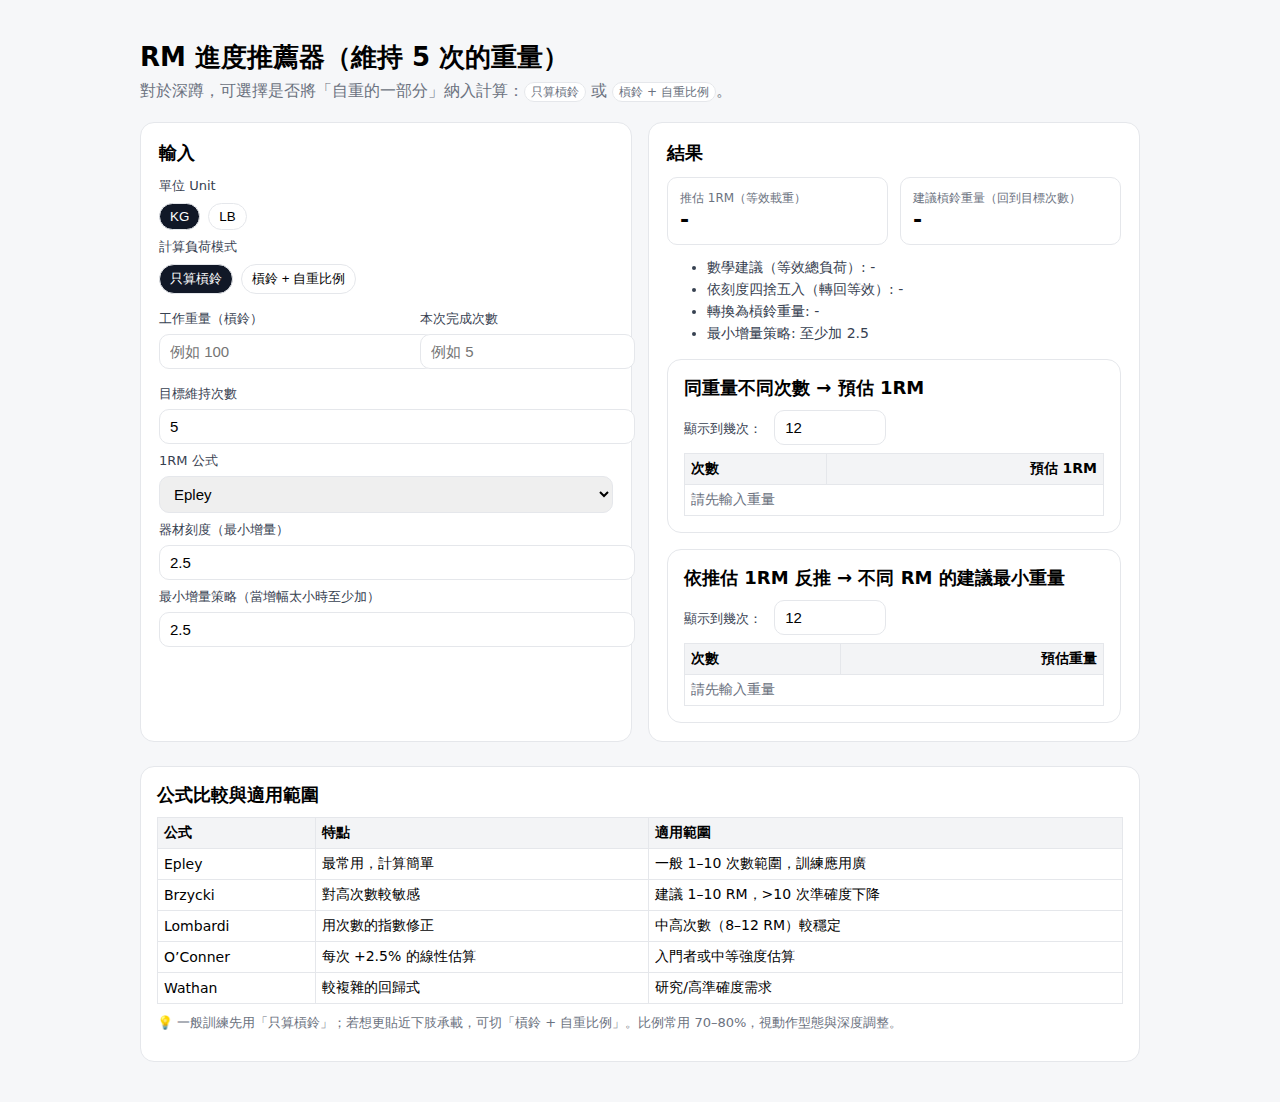
<file: rm-calculator.html>
<!doctype html>
<html lang="zh-Hant">

<head>
    <meta charset="utf-8" />
    <meta name="viewport" content="width=device-width, initial-scale=1" />
    <title>RM 進度推薦器</title>
    <style>
        :root {
            --bg: #f6f7f9;
            --card: #fff;
            --line: #e5e7eb;
            --txt: #111827;
            --muted: #6b7280;
        }

        body {
            margin: 0;
            background: var(--bg);
            font-family: system-ui, -apple-system, Segoe UI, Roboto, Helvetica, Arial
        }

        .wrap {
            max-width: 1000px;
            margin: 40px auto;
            padding: 0 16px
        }

        .h1 {
            font-size: 26px;
            font-weight: 800;
            margin: 0 0 6px
        }

        .p {
            color: var(--muted);
            margin: 0 0 20px
        }

        .grid {
            display: grid;
            gap: 16px
        }

        @media(min-width:1024px) {
            .grid {
                grid-template-columns: 1fr 1fr
            }
        }

        .card {
            background: var(--card);
            border: 1px solid var(--line);
            border-radius: 14px;
            padding: 18px
        }

        label {
            display: block;
            font-size: 13px;
            color: #374151;
            margin: 8px 0 6px
        }

        input,
        select {
            width: 100%;
            padding: 8px 10px;
            border: 1px solid var(--line);
            border-radius: 10px;
            font-size: 15px
        }

        .row {
            display: flex;
            gap: 8px;
            align-items: center;
            margin: 8px 0;
            flex-wrap: wrap
        }

        .btn {
            padding: 5px 10px;
            border-radius: 999px;
            border: 1px solid var(--line);
            background: #fff;
            cursor: pointer
        }

        .btn.on {
            background: #111827;
            color: #fff
        }

        .stat {
            border: 1px solid var(--line);
            border-radius: 10px;
            padding: 12px
        }

        .stat .t {
            font-size: 12px;
            color: var(--muted)
        }

        .stat .v {
            font-size: 22px;
            font-weight: 700
        }

        .warn {
            background: #FFFBEB;
            color: #92400E;
            border: 1px solid #FDE68A;
            padding: 8px 10px;
            border-radius: 8px;
            margin-bottom: 10px;
            font-size: 13px
        }

        .list {
            font-size: 14px;
            color: #374151
        }

        .list li {
            margin: 4px 0
        }

        .info {
            margin-top: 24px;
            background: #fff;
            border: 1px solid var(--line);
            border-radius: 14px;
            padding: 16px
        }

        .info h3 {
            margin: 0 0 10px;
            font-size: 18px
        }

        .info table {
            width: 100%;
            border-collapse: collapse;
            font-size: 14px
        }

        .info th,
        .info td {
            border: 1px solid #e5e7eb;
            padding: 6px;
            text-align: left
        }

        .info th {
            background: #f3f4f6
        }

        .muted {
            color: #6b7280
        }

        .badge {
            font-size: 12px;
            padding: 2px 6px;
            border-radius: 999px;
            border: 1px solid var(--line);
            background: #fff
        }

        /* 表格樣式 */
        .rm-table {
            width: 100%;
            border-collapse: collapse;
            font-size: 14px;
            margin-top: 8px
        }

        .rm-table th,
        .rm-table td {
            border: 1px solid #e5e7eb;
            padding: 6px;
            text-align: right
        }

        .rm-table th:first-child,
        .rm-table td:first-child {
            text-align: left
        }
    </style>
</head>

<body>
    <div class="wrap">
        <h1 class="h1">RM 進度推薦器（維持 <span id="hdrTarget">5</span> 次的重量）</h1>
        <p class="p">對於深蹲，可選擇是否將「自重的一部分」納入計算：<span class="badge">只算槓鈴</span> 或 <span class="badge">槓鈴 + 自重比例</span>。</p>

        <div class="grid">
            <!-- 左邊：輸入 -->
            <div class="card">
                <h2 style="margin:0 0 12px;font-size:18px">輸入</h2>

                <label>單位 Unit</label>
                <div class="row">
                    <button class="btn on" id="btnKg">KG</button>
                    <button class="btn" id="btnLb">LB</button>
                </div>

                <label>計算負荷模式</label>
                <div class="row">
                    <button class="btn on" id="modeBarOnly">只算槓鈴</button>
                    <button class="btn" id="modeIncludeBW">槓鈴 + 自重比例</button>
                </div>

                <div class="row">
                    <div style="flex:1 1 180px;min-width:220px">
                        <label>工作重量（槓鈴）</label>
                        <input id="weight" placeholder="例如 100" />
                    </div>
                    <div style="flex:1 1 120px;min-width:160px">
                        <label>本次完成次數</label>
                        <input id="achieved" placeholder="例如 5" />
                    </div>
                    <div style="flex:1 1 120px;min-width:160px">
                        <label>目標維持次數</label>
                        <input id="target" value="5" />
                    </div>
                </div>

                <label>1RM 公式</label>
                <select id="formula">
                    <option value="epley">Epley</option>
                    <option value="brzycki">Brzycki</option>
                    <option value="lombardi">Lombardi</option>
                    <option value="oconner">O’Conner</option>
                    <option value="wathan">Wathan</option>
                </select>

                <div id="bwBlock" style="display:none">
                    <div class="row" style="margin-top:8px">
                        <div style="flex:1 1 200px;min-width:200px">
                            <label>自重 Bodyweight</label>
                            <input id="bodyweight" placeholder="例如 70" />
                        </div>
                        <div style="flex:1 1 200px;min-width:220px">
                            <label>自重納入比例（0–100%）</label>
                            <input id="bwRatio" value="75" />
                        </div>
                    </div>
                    <div class="row">
                        <span class="muted" style="font-size:12px">快速選擇：</span>
                        <button class="btn" data-ratio="70">70%</button>
                        <button class="btn" data-ratio="75">75%</button>
                        <button class="btn" data-ratio="80">80%</button>
                        <span class="muted" style="font-size:12px">（高槓/低槓/前蹲可依感覺調整）</span>
                    </div>
                </div>

                <label>器材刻度（最小增量）</label>
                <input id="step" value="2.5" />

                <label>最小增量策略（當增幅太小時至少加）</label>
                <input id="minbump" value="2.5" />
            </div>

            <!-- 右邊：結果 -->
            <div class="card">
                <h2 style="margin:0 0 12px;font-size:18px">結果</h2>
                <div id="warn" class="warn" style="display:none">提醒：次數 > 12 時，1RM 推估準確度下降。</div>

                <div class="grid" style="grid-template-columns:1fr 1fr;gap:12px;margin-bottom:12px">
                    <div class="stat">
                        <div class="t">推估 1RM（等效載重）</div>
                        <div class="v" id="v1rm">-</div>
                    </div>
                    <div class="stat">
                        <div class="t">建議槓鈴重量（回到目標次數）</div>
                        <div class="v" id="vrecBar">-</div>
                    </div>
                </div>

                <ul class="list">
                    <li>數學建議（等效總負荷）: <span id="rawEff">-</span></li>
                    <li>依刻度四捨五入（轉回等效）: <span id="roundedEff">-</span></li>
                    <li>轉換為槓鈴重量: <span id="roundedBar">-</span></li>
                    <li>最小增量策略: 至少加 <span id="min">2.5</span></li>
                </ul>
                <p id="negNote" class="muted" style="display:none;font-size:12px">※ 注意：包含自重比例時，若計算導致槓鈴重量低於 0，將以 0 處理。
                </p>

                <!-- 同重量不同次數 → 只顯示「預估 1RM」 -->
                <div class="info" style="margin-top:16px">
                    <h3 style="margin-top:0">同重量不同次數 → 預估 1RM</h3>
                    <div class="row" style="margin:6px 0">
                        <label style="margin:0">顯示到幾次：
                            <input id="maxRM" value="12" inputmode="numeric"
                                style="width:90px;display:inline-block;margin-left:8px">
                        </label>
                    </div>
                    <table class="rm-table">
                        <thead>
                            <tr>
                                <th>次數</th>
                                <th>預估 1RM</th>
                            </tr>
                        </thead>
                        <tbody id="rmTableBody">
                            <tr>
                                <td colspan="2" class="muted">請先輸入重量</td>
                            </tr>
                        </tbody>
                    </table>
                </div>
                <!-- 不同 RM 的預估重量 -->
                <div class="info" style="margin-top:16px">
                    <h3 style="margin-top:0">依推估 1RM 反推 → 不同 RM 的建議最小重量</h3>
                    <div class="row" style="margin:6px 0">
                        <label style="margin:0">顯示到幾次：
                            <input id="maxPredRM" value="12" inputmode="numeric"
                                style="width:90px;display:inline-block;margin-left:8px">
                        </label>
                    </div>
                    <table class="rm-table">
                        <thead>
                            <tr>
                                <th>次數</th>
                                <th>預估重量</th>
                            </tr>
                        </thead>
                        <tbody id="predTableBody">
                            <tr>
                                <td colspan="2" class="muted">請先輸入重量</td>
                            </tr>
                        </tbody>
                    </table>
                </div>
            </div>
        </div>

        <!-- 公式比較與適用範圍 -->
        <div class="info">
            <h3>公式比較與適用範圍</h3>
            <table>
                <tr>
                    <th>公式</th>
                    <th>特點</th>
                    <th>適用範圍</th>
                </tr>
                <tr>
                    <td>Epley</td>
                    <td>最常用，計算簡單</td>
                    <td>一般 1–10 次數範圍，訓練應用廣</td>
                </tr>
                <tr>
                    <td>Brzycki</td>
                    <td>對高次數較敏感</td>
                    <td>建議 1–10 RM，>10 次準確度下降</td>
                </tr>
                <tr>
                    <td>Lombardi</td>
                    <td>用次數的指數修正</td>
                    <td>中高次數（8–12 RM）較穩定</td>
                </tr>
                <tr>
                    <td>O’Conner</td>
                    <td>每次 +2.5% 的線性估算</td>
                    <td>入門者或中等強度估算</td>
                </tr>
                <tr>
                    <td>Wathan</td>
                    <td>較複雜的回歸式</td>
                    <td>研究/高準確度需求</td>
                </tr>
            </table>
            <p class="muted" style="margin-top:10px;font-size:13px">
                💡 一般訓練先用「只算槓鈴」；若想更貼近下肢承載，可切「槓鈴 + 自重比例」。比例常用 70–80%，視動作型態與深度調整。
            </p>
        </div>
    </div>

    <script>
        // 單位轉換
        const LB_TO_KG = 0.45359237, KG_TO_LB = 1 / LB_TO_KG;
        let unit = 'kg';
        let includeBW = false;

        const qs = id => document.getElementById(id);
        const toKg = v => unit === 'lb' ? v * LB_TO_KG : v;
        const fromKg = v => unit === 'lb' ? v * KG_TO_LB : v;
        const roundToStep = (v, s) => Math.round(v / s) * s;
        const fmt = v => !isFinite(v) ? '-' : (unit === 'kg' ? Number(v).toFixed(1) : Math.round(Number(v)));
        const clamp = (v, lo, hi) => Math.min(Math.max(v, lo), hi);

        // 公式
        const fwd = {
            epley: (W, r) => W * (1 + r / 30),
            brzycki: (W, r) => W / (1.0278 - 0.0278 * r),
            lombardi: (W, r) => W * Math.pow(r, 0.1),
            oconner: (W, r) => W * (1 + 0.025 * r),
            wathan: (W, r) => (100 * W) / (48.8 + 53.8 * Math.exp(-0.075 * r)),
        };
        const inv = {
            epley: (o, r) => o / (1 + r / 30),
            brzycki: (o, r) => o * (1.0278 - 0.0278 * r),
            lombardi: (o, r) => o / Math.pow(r, 0.1),
            oconner: (o, r) => o / (1 + 0.025 * r),
            wathan: (o, r) => (o * (48.8 + 53.8 * Math.exp(-0.075 * r))) / 100,
        };

        // 元素
        const elW = qs('weight'), elR = qs('achieved'), elRt = qs('target'),
            elF = qs('formula'), elS = qs('step'), elM = qs('minbump'),
            v1 = qs('v1rm'), vrecBar = qs('vrecBar'),
            vrawEff = qs('rawEff'), vroundedEff = qs('roundedEff'), vroundedBar = qs('roundedBar'),
            vmin = qs('min'), warn = qs('warn'), hdr = qs('hdrTarget'),
            btnKg = qs('btnKg'), btnLb = qs('btnLb'),
            modeBarOnly = qs('modeBarOnly'), modeIncludeBW = qs('modeIncludeBW'),
            bwBlock = qs('bwBlock'), elBW = qs('bodyweight'), elRatio = qs('bwRatio'),
            negNote = qs('negNote'),
            rmBody = qs('rmTableBody'), elMaxRM = qs('maxRM');
        predTableBody = qs('predTableBody'), elMaxPredRM = qs('maxPredRM');

        // 快速選比例
        document.querySelectorAll('[data-ratio]').forEach(btn => {
            btn.addEventListener('click', () => { elRatio.value = btn.getAttribute('data-ratio'); recalc(); });
        });

        // 只輸出「預估 1RM」的表格
        function build1RMTableOnly(Wbar, BW, ratio, f) {
            if (!rmBody) return;
            const WbarKg = toKg(Wbar);
            const BWkg = toKg(BW);
            const added = includeBW ? (BWkg * ratio) : 0;  // 是否把自重比例納入「等效負荷」
            const W_eff_kg = WbarKg + added;

            const maxReps = Math.max(1, Math.min(30, Math.floor(Number(elMaxRM?.value || 12))));
            let rows = '';
            for (let rr = 1; rr <= maxReps; rr++) {
                const oneRM_eff_kg = fwd[f](W_eff_kg, rr);   // 同重量做 rr 次 → 預估 1RM（以當前模式的等效負荷計）
                const oneRM_eff = fromKg(oneRM_eff_kg);   // 轉為顯示單位
                rows += `<tr${rr === Math.floor(Number(elR.value)) ? ' style="background:#fafafa"' : ''}>
          <td>${rr}</td>
          <td>${fmt(oneRM_eff)}</td>
        </tr>`;
            }
            rmBody.innerHTML = rows;
        }

        // 不同 RM 的預估重量
        function buildPredWeightTable(oneRM_eff_kg, f) {
            if (!predTableBody) return;
            const maxReps = Math.max(1, Math.min(30, Math.floor(Number(elMaxPredRM?.value || 12))));
            let rows = '';
            for (let rr = 1; rr <= maxReps; rr++) {
                const predEff_kg = inv[f](oneRM_eff_kg, rr);   // 不同 RM 的等效重量
                let predBar = includeBW ? (predEff_kg - toKg(Number(elBW?.value || 0)) * (Number(elRatio?.value || 0) / 100)) : predEff_kg;
                if (predBar < 0) predBar = 0;
                const predBarDisp = fromKg(predBar);
                rows += `<tr>
          <td>${rr}</td>
          <td>${fmt(predBarDisp)}</td>
        </tr>`;
            }
            predTableBody.innerHTML = rows;
        }

        function recalc() {
            const Wbar = Number(elW.value);
            const r = Math.floor(Number(elR.value));
            const rt = Math.floor(Number(elRt.value));
            const step = Number(elS.value) || 0;
            const minBump = Number(elM.value) || 0;
            const BW = Number(elBW?.value || 0);
            const ratioPct = clamp(Number(elRatio?.value || 0), 0, 100);
            const ratio = ratioPct / 100;

            hdr.textContent = rt || 5;
            vmin.textContent = isFinite(minBump) ? minBump : '-';
            warn.style.display = r > 12 ? 'block' : 'none';

            // 清空表格提示
            if (rmBody) rmBody.innerHTML = '<tr><td colspan="2" class="muted">請先輸入重量</td></tr>';

            const needBW = includeBW;
            const baseValid = (Wbar > 0 && r >= 1 && rt >= 1);
            const bwValid = (!needBW) || (BW > 0 && ratio >= 0);
            const justWeightValid = (Wbar > 0) && bwValid;

            // 若主結果輸入不足，也先提供 1RM 預估表（僅需重量）
            if (!baseValid || !bwValid) {
                [v1, vrecBar, vrawEff, vroundedEff, vroundedBar].forEach(el => el.textContent = '-');
                negNote.style.display = 'none';
                if (justWeightValid) build1RMTableOnly(Wbar, BW, ratio, elF.value);
                return;
            }

            // 主結果計算（等效 → 反推 → 轉槓鈴）
            const WbarKg = toKg(Wbar);
            const BWkg = toKg(BW);
            const added = includeBW ? (BWkg * ratio) : 0;
            const W_eff_kg = WbarKg + added;

            const f = elF.value;
            const oneRM_eff_kg = fwd[f](W_eff_kg, r);
            const oneRM_eff = fromKg(oneRM_eff_kg);

            const target_eff_kg = inv[f](oneRM_eff_kg, rt);
            const target_eff = fromKg(target_eff_kg);

            let target_bar = includeBW ? (target_eff - fromKg(BWkg * ratio)) : target_eff;
            if (target_bar < 0) target_bar = 0;

            const rounded_bar = roundToStep(target_bar, step);
            const rounded_eff = includeBW ? (rounded_bar + fromKg(BWkg * ratio)) : rounded_bar;

            const deltaRawBar = target_bar - Wbar;
            const deltaRoundedBar = rounded_bar - Wbar;
            const sensible_bar = (deltaRoundedBar <= 0 && deltaRawBar > 0 && deltaRawBar < minBump)
                ? roundToStep(Wbar + minBump, step)
                : rounded_bar;

            v1.textContent = fmt(oneRM_eff);
            vrecBar.textContent = fmt(sensible_bar);
            vrawEff.textContent = fmt(target_eff);
            vroundedEff.textContent = fmt(rounded_eff);
            vroundedBar.textContent = fmt(rounded_bar);
            negNote.style.display = includeBW && target_bar === 0 ? 'block' : 'none';

            // 只生成「預估 1RM」表
            build1RMTableOnly(Wbar, BW, ratio, f);

            // 生成「不同 RM 的預估重量」表
            buildPredWeightTable(oneRM_eff_kg, f);
        }

        // 事件
        [elW, elR, elRt, elF, elS, elM].forEach(el => el.addEventListener('input', recalc));
        [elBW, elRatio, elMaxRM, elMaxPredRM].forEach(el => el && el.addEventListener('input', recalc));


        btnKg.onclick = () => {
            if (unit === 'kg') return;
            const convert = v => (Number(v) > 0 ? (Number(v) * LB_TO_KG) : v);
            elW.value = Number.isFinite(+elW.value) ? (convert(elW.value)).toFixed(2).replace(/\.00$/, '') : elW.value;
            if (elBW) elBW.value = Number.isFinite(+elBW.value) ? (convert(elBW.value)).toFixed(2).replace(/\.00$/, '') : elBW.value;
            elS.value = Number.isFinite(+elS.value) ? (convert(elS.value)).toFixed(2).replace(/\.00$/, '') : elS.value;
            elM.value = Number.isFinite(+elM.value) ? (convert(elM.value)).toFixed(2).replace(/\.00$/, '') : elM.value;
            unit = 'kg'; btnKg.classList.add('on'); btnLb.classList.remove('on'); recalc();
        };
        btnLb.onclick = () => {
            if (unit === 'lb') return;
            const convert = v => (Number(v) > 0 ? Math.round(Number(v) * KG_TO_LB) : v);
            elW.value = Number.isFinite(+elW.value) ? convert(elW.value) : elW.value;
            if (elBW) elBW.value = Number.isFinite(+elBW.value) ? convert(elBW.value) : elBW.value;
            elS.value = Number.isFinite(+elS.value) ? convert(elS.value) : elS.value;
            elM.value = Number.isFinite(+elM.value) ? convert(elM.value) : elM.value;
            unit = 'lb'; btnLb.classList.add('on'); btnKg.classList.remove('on'); recalc();
        };

        // 模式切換
        modeBarOnly.onclick = () => {
            includeBW = false;
            modeBarOnly.classList.add('on'); modeIncludeBW.classList.remove('on');
            bwBlock.style.display = 'none';
            recalc();
        };
        modeIncludeBW.onclick = () => {
            includeBW = true;
            modeIncludeBW.classList.add('on'); modeBarOnly.classList.remove('on');
            bwBlock.style.display = 'block';
            recalc();
        };

        // 初始
        recalc();
    </script>
</body>

</html>
</file>
